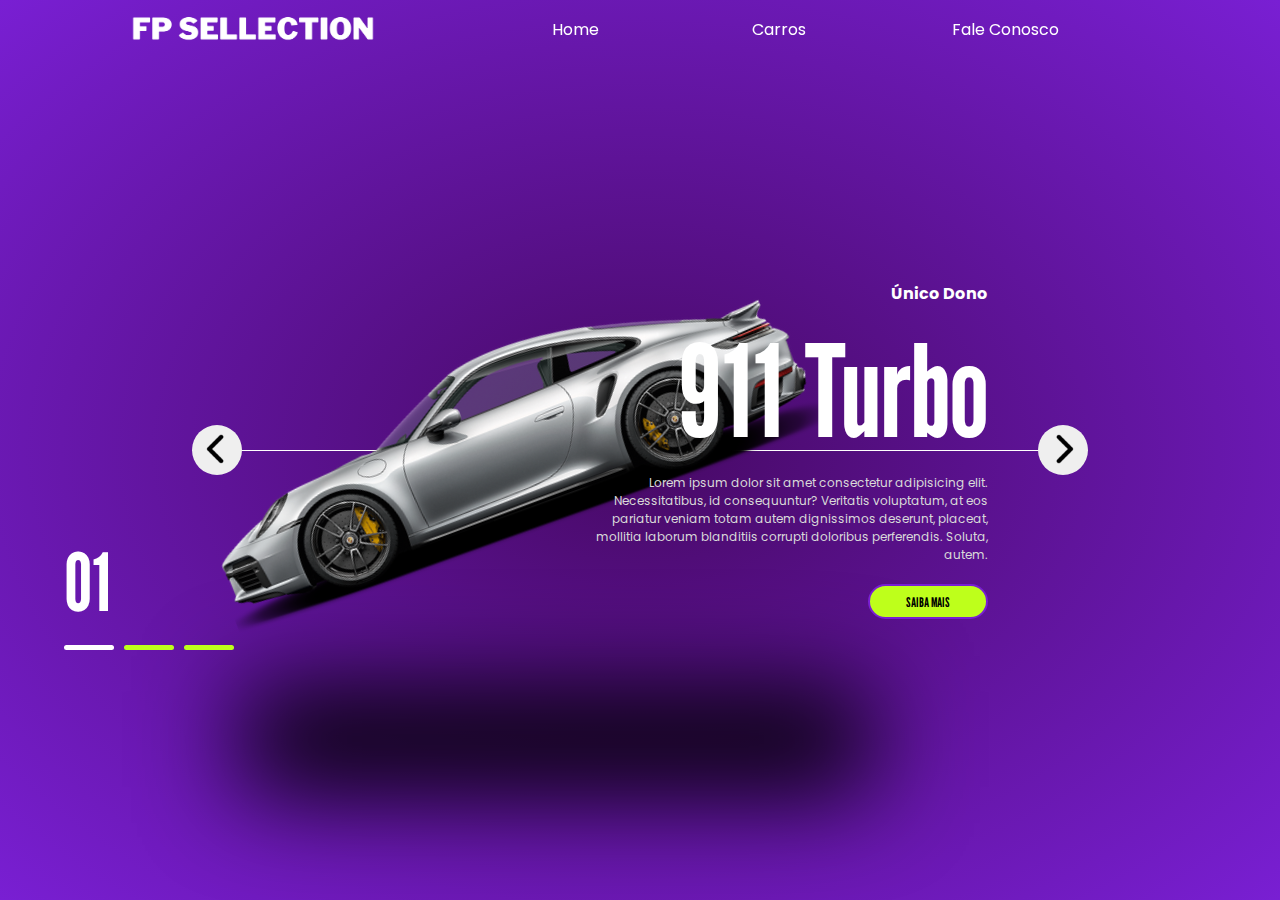
<file: Coisas Desnecessárias/SITE CARROS/index.html>
<!DOCTYPE html>
<html lang="pt-br">

<head>

<!-- Google tag (gtag.js) -->
<script async src="https://www.googletagmanager.com/gtag/js?id=G-KR0H8CM0FT"></script>
<script>
  window.dataLayer = window.dataLayer || [];
  function gtag(){dataLayer.push(arguments);}
  gtag('js', new Date());

  gtag('config', 'G-KR0H8CM0FT');
</script>
    <!-- Fim do Google Analytics -->

    <meta charset="UTF-8">
    <meta name="viewport" content="width=device-width, initial-scale=1.0">

    <link rel="preconnect" href="https://fonts.googleapis.com">
    <link rel="preconnect" href="https://fonts.gstatic.com" crossorigin>
    <link rel="preconnect" href="https://fonts.googleapis.com">
    <link rel="preconnect" href="https://fonts.gstatic.com" crossorigin>

    <link
        href="https://fonts.googleapis.com/css2?family=League+Gothic&family=Poppins:ital,wght@0,100;0,200;0,300;0,400;0,500;0,600;0,700;0,800;0,900;1,100;1,200;1,300;1,400;1,500;1,600;1,700;1,800;1,900&display=swap"
        rel="stylesheet">

    <link rel="stylesheet" href="styles.css">
    <title>FP Sellection</title>
</head>

<body>
    <header>
        <img src="./img/logo.png" alt="logo fp">
        <nav>
            <ul>
                <li>Home</li>
                <li>Carros</li>
                <li>Fale Conosco</li>
            </ul>
        </nav>
    </header>

    <section class="container">
        <div class="list">

            <div class="item active">
                <div class="car-img">
                    <img src="./img/1.png" alt="imagem carro">
                </div>
                <div class="content">
                    <p class="car-information">Único Dono</p>
                    <h2>911 Turbo</h2>
                    <p class="description">
                        Lorem ipsum dolor sit amet consectetur adipisicing elit. Necessitatibus, id consequuntur?
                        Veritatis voluptatum, at eos pariatur veniam totam autem dignissimos deserunt, placeat, mollitia
                        laborum blanditiis corrupti doloribus perferendis. Soluta, autem.
                    </p>
                    <button class="information">Saiba Mais</button>
                </div>
            </div>

            <div class="item">
                <div class="car-img">
                    <img src="./img/2.png" alt="imagem carro">
                </div>
                <div class="content">
                    <p class="car-information">Conversível</p>
                    <h2>Ferrari</h2>
                    <p class="description">
                        Lorem ipsum dolor sit amet consectetur adipisicing elit. Necessitatibus, id consequuntur?
                        Veritatis voluptatum, at eos pariatur veniam totam autem dignissimos deserunt, placeat, mollitia
                        laborum blanditiis corrupti doloribus perferendis. Soluta, autem.
                    </p>
                    <button class="information">Saiba Mais</button>
                </div>
            </div>

            <div class="item">
                <div class="car-img">
                    <img src="./img/3.png" alt="imagem carro">
                </div>
                <div class="content">
                    <p class="car-information">2015</p>
                    <h2>Lamborghini</h2>
                    <p class="description">
                        Lorem ipsum dolor sit amet consectetur adipisicing elit. Necessitatibus, id consequuntur?
                        Veritatis voluptatum, at eos pariatur veniam totam autem dignissimos deserunt, placeat, mollitia
                        laborum blanditiis corrupti doloribus perferendis. Soluta, autem.
                    </p>
                    <button class="information">Saiba Mais</button>
                </div>
            </div>

        </div>

        <div class="arrows">
            <button id="prev"><img src="./img/arrow.png" alt="seta esquerda"></button>
            <button id="next"><img src="./img/arrow.png" alt="seta direita"></button>
        </div>

        <div class="indicators">
            <div class="number">01</div>
            <ul>
                <li class="active"></li>
                <li></li>
                <li></li>
            </ul>
        </div>

    </section>

    <script src="./scripts.js"></script>
</body>

</html>
</file>
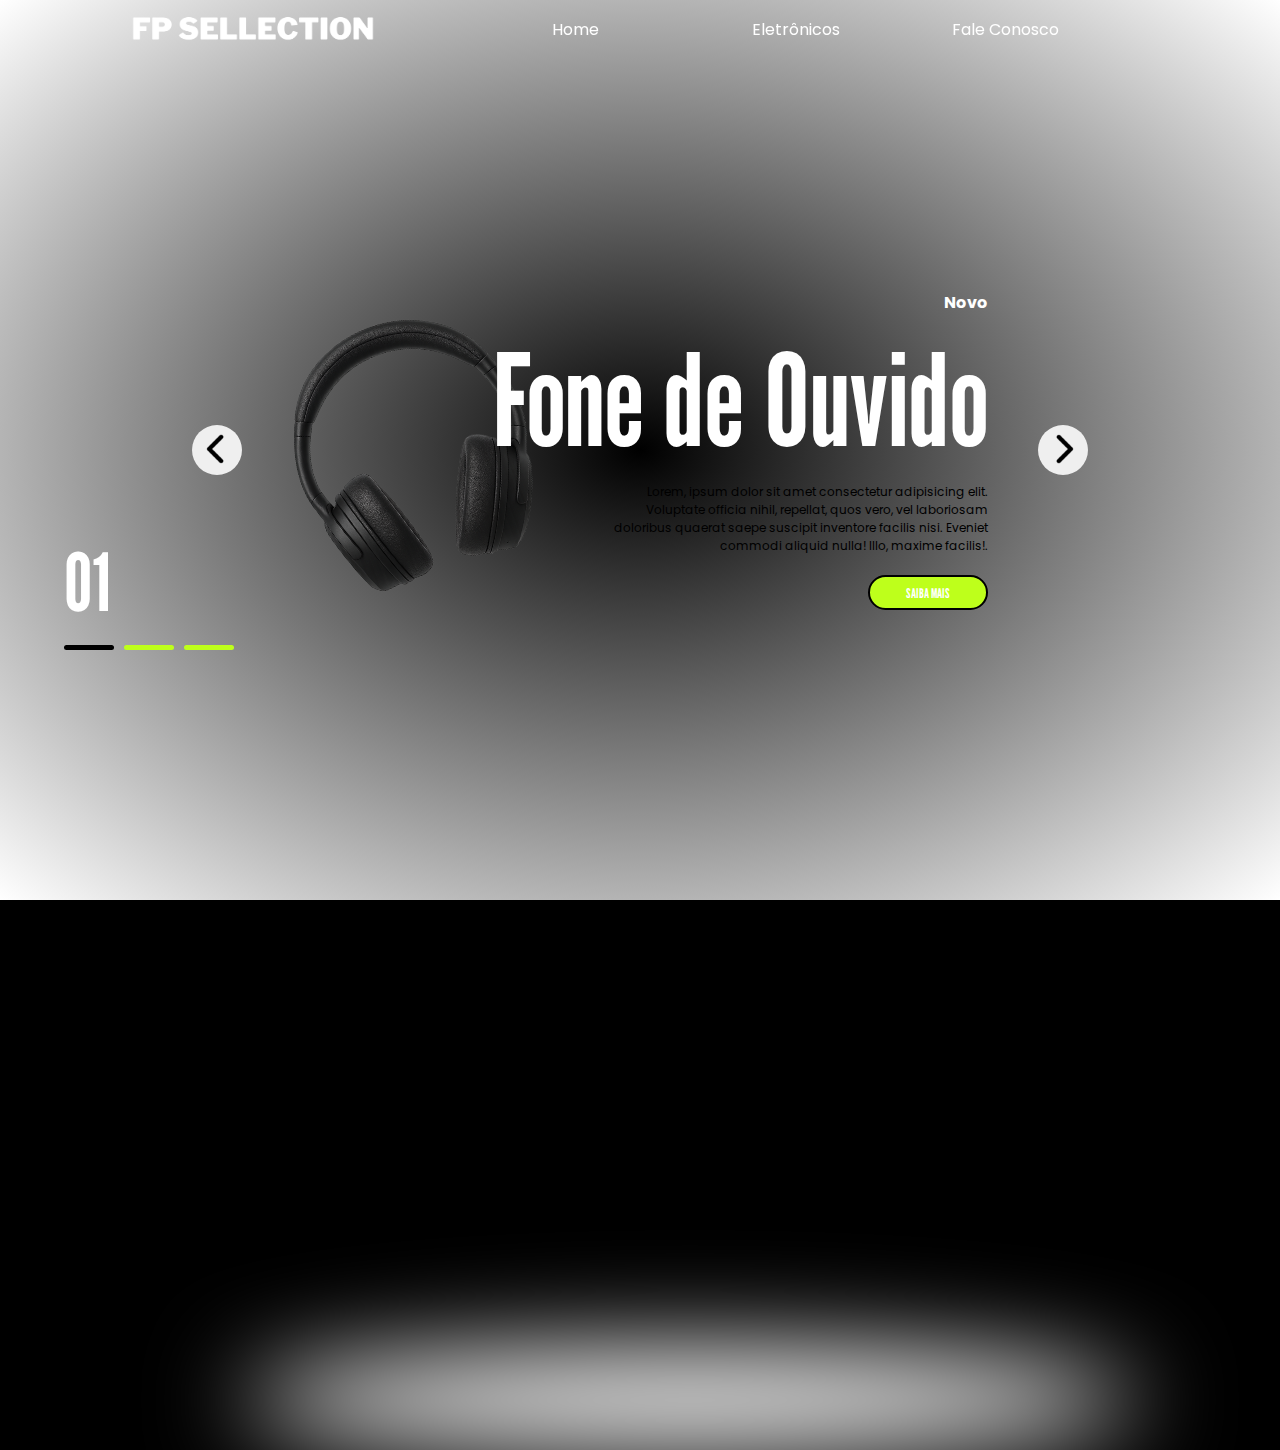
<file: Coisas Desnecessárias/SITE ELETRÔNICOS/index.html>
<!DOCTYPE html>
<html lang="pt-br">

<head>
    <meta charset="UTF-8">
    <meta name="viewport" content="width=device-width, initial-scale=1.0">
    <link rel="preconnect" href="https://fonts.googleapis.com">
    <link rel="preconnect" href="https://fonts.gstatic.com" crossorigin>
    <link href="https://fonts.googleapis.com/css2?family=League+Gothic&family=Poppins:wght@300;400;500;600;700&display=swap" rel="stylesheet">
    <link rel="stylesheet" href="styles.css">
    <title>FP Sellection Eletronics</title>
</head>

<body>
    <header>
        <img src="./img/logo.png" alt="logo fp">
        <nav>
            <ul>
                <li>Home</li>
                <li>Eletrônicos</li>
                <li>Fale Conosco</li>
            </ul>
        </nav>
    </header>

    <section class="container">
        <div class="list">

            <div class="item active">
                <div class="ele-img">
                    <img src="./img/1.png" alt="">
                </div>
                <div class="content">
                    <p class="ele-information">Novo</p>
                    <h2>Fone de Ouvido</h2>
                    <p class="description">Lorem, ipsum dolor sit amet consectetur adipisicing elit. Voluptate officia nihil, repellat, quos vero, vel laboriosam doloribus quaerat saepe suscipit inventore facilis nisi. Eveniet commodi aliquid nulla! Illo, maxime facilis!.</p>
                    <button class="information">Saiba Mais</button>
                </div>
            </div>

            <div class="item">
                <div class="ele-img iphone-img">
                    <img src="./img/2.png" alt="">
                </div>
                <div class="content">
                    <p class="ele-information">Novo</p>
                    <h2>Iphone 16 Pro Max</h2>
                    <p class="description">Lorem ipsum dolor sit amet consectetur adipisicing elit. Sint blanditiis ab necessitatibus praesentium molestias consequuntur iusto maiores, aperiam ullam inventore enim quibusdam illo vel voluptatum laborum pariatur excepturi eaque nesciunt!</p>
                    <button class="information">Saiba Mais</button>
                </div>
            </div>

            <div class="item">
                <div class="ele-img iphone-img">
                    <img src="./img/3.png" alt="">
                </div>
                <div class="content">
                    <p class="ele-information">Novo</p>
                    <h2>Iphone 15</h2>
                    <p class="description">Lorem ipsum dolor sit amet consectetur adipisicing elit. Dolore, ad quia adipisci laboriosam in ipsam? Mollitia, voluptatibus! Consectetur officia totam consequatur illo quae odio reprehenderit alias aspernatur? Debitis, hic earum!.</p>
                    <button class="information">Saiba Mais</button>
                </div>
            </div>

        </div>

        <div class="arrows">
            <button id="prev"><img src="./img/arrow.png"></button>
            <button id="next"><img src="./img/arrow.png"></button>
        </div>

        <div class="indicators">
            <div class="number">01</div>
            <ul>
                <li class="active"></li>
                <li></li>
                <li></li>
            </ul>
        </div>
    </section>

    <script src="./scripts.js"></script>

</body>
</html>
</file>
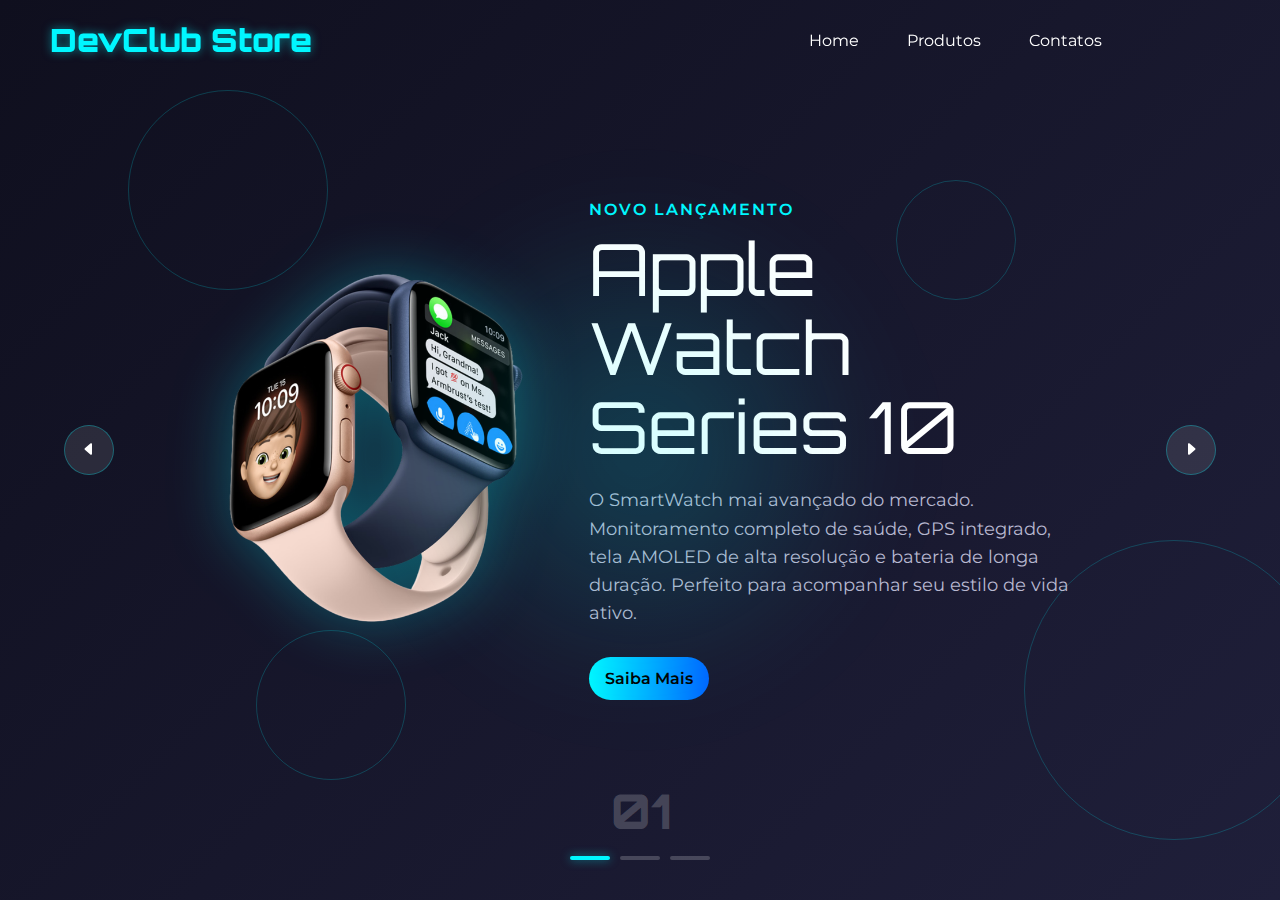
<file: Coisas Desnecessárias/SITES/DevClub Store/index.html>
<!DOCTYPE html>
<html lang="pt-br">

<head>
    <meta charset="UTF-8">
    <meta name="viewport" content="width=device-width, initial-scale=1.0">
    <link rel="preconnect" href="https://fonts.googleapis.com">
    <link rel="preconnect" href="https://fonts.gstatic.com" crossorigin>
    <link
        href="https://fonts.googleapis.com/css2?family=Montserrat:ital,wght@0,100..900;1,100..900&family=Orbitron:wght@400..900&display=swap"
        rel="stylesheet">
    <link rel="stylesheet" href="styles.css">
    <title>DevClub Store</title>
</head>

<body>
    <header>
        <div class="logo">DevClub Store</div>
        <nav>
            <ul>
                <li>Home</li>
                <li>Produtos</li>
                <li>Contatos</li>
            </ul>
        </nav>
    </header>

    <main class="container">
        <div class="tech-circle">
            <div class="circle"></div>
            <div class="circle"></div>
            <div class="circle"></div>
            <div class="circle"></div>
        </div>

        <div class="list">
            <div class="item active">
                <div class="product-img">
                    <img src="./img/apple-watch.png" alt="Apple Watch">
                </div>
                <div class="content">
                    <p class="product-tag">Novo Lançamento</p>
                    <p class="product-name">Apple Watch Series 10</p>
                    <p class="description">
                        O SmartWatch mai avançado do mercado. Monitoramento completo de saúde, GPS integrado, tela
                        AMOLED de alta resolução e bateria de longa duração. Perfeito para acompanhar seu estilo de vida
                        ativo.
                    </p>
                    <button class="btn">Saiba Mais</button>
                </div>

            </div>

            <div class="item">
                <div class="product-img">
                    <img src="./img/air-pods.png" alt="Air Pods Max ">
                </div>
                <div class="content">
                    <p class="product-tag">Som Premium</p>
                    <p class="product-name">Air Pods Max</p>
                    <p class="description">
                        Experimente o som em sua forma mais pura. Cancelamento de ruído adaptativo, qualidade de áudio
                        excepcional e design ergonômico para o máximo conforto. Sua música nunca soou tão bem.
                    </p>
                    <button class="btn">Saiba Mais</button>
                </div>
            </div>

            <div class="item">
                <div class="product-img">
                    <img src="./img/vision-pro.png" alt="Vision Pro">
                </div>
                <div class="content">
                    <p class="product-tag">Alta Performace</p>
                    <p class="product-name">Vision Pro</p>
                    <p class="description">
                        Realidade aumentada imersiva com o Apple Vision Pro: Inovação ao alcance aos olhos.
                    </p>
                    <button class="btn">Saiba Mais</button>
                </div>
            </div>

        </div>

        <div class="arrows">
            <button class="arrow-btn" id="prev">
                <svg xmlns="http://www.w3.org/2000/svg" width="16" height="16" fill="#fff"
                    class="bi bi-caret-left-fill" viewBox="0 0 16 16">
                    <path
                        d="m3.86 8.753 5.482 4.796c.646.566 1.658.106 1.658-.753V3.204a1 1 0 0 0-1.659-.753l-5.48 4.796a1 1 0 0 0 0 1.506z" />
                </svg>
            </button>
            <button class="arrow-btn" id="next">
                <svg xmlns="http://www.w3.org/2000/svg" width="16" height="16" fill="#fff"
                    class="bi bi-caret-right-fill" viewBox="0 0 16 16">
                    <path
                        d="m12.14 8.753-5.482 4.796c-.646.566-1.658.106-1.658-.753V3.204a1 1 0 0 1 1.659-.753l5.48 4.796a1 1 0 0 1 0 1.506z" />
                </svg>
            </button>
        </div>

        <div class="indicators">
            <div class="numbers">01</div>
            <div class="dots">
                <div class="dot active"></div>
                <div class="dot"></div>
                <div class="dot"></div>

            </div>
        </div>
    </main>
</body>
<script src="./scripts.js"></script>

</html>
</file>
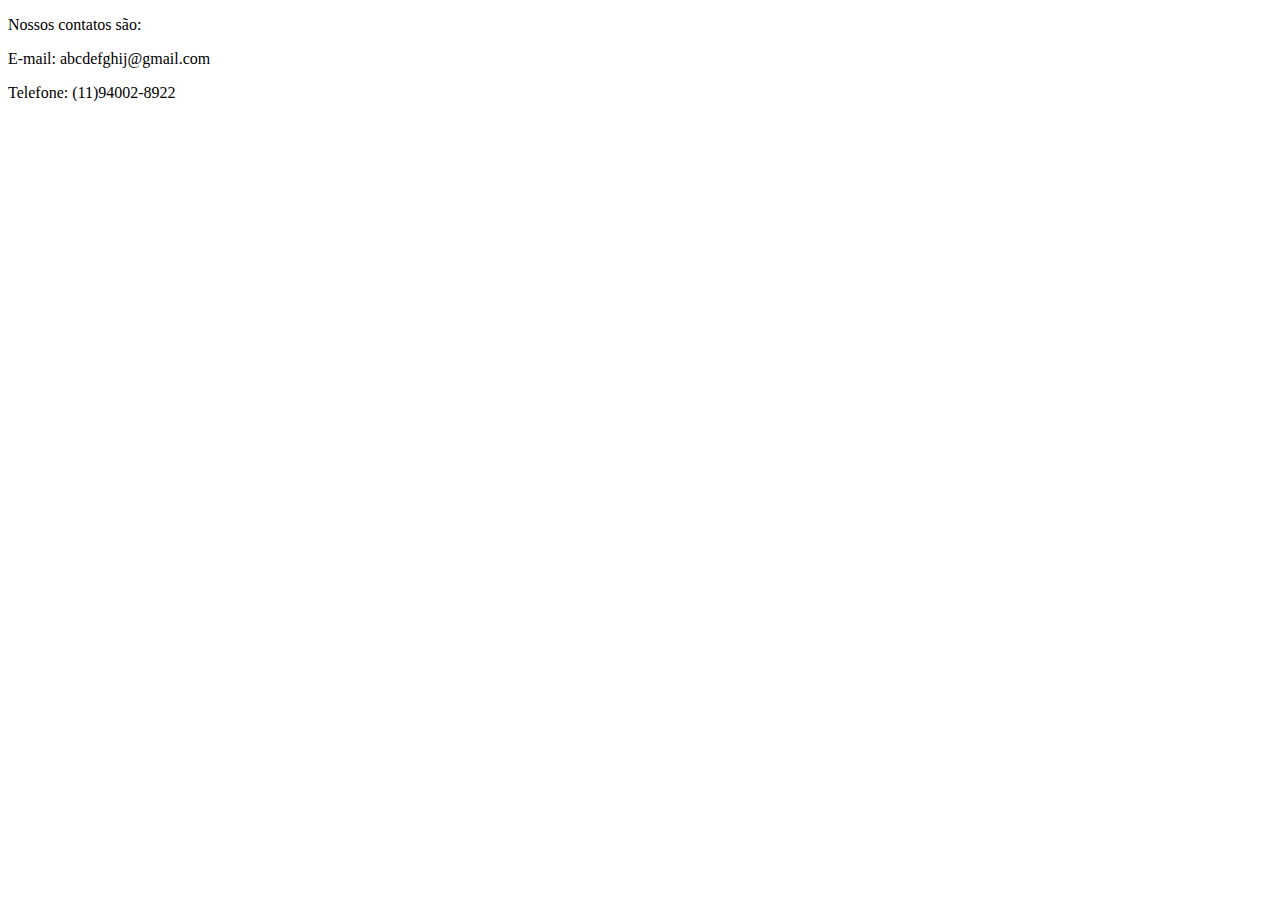
<file: Coisas Desnecessárias/template/contatos.html>
<!DOCTYPE html>
<html lang="en">
<head>
    <meta charset="UTF-8">
    <title>Contatos</title>
</head>
<body>
    <p>Nossos contatos são:</p>
    <p>E-mail: abcdefghij@gmail.com</p>
    <p>Telefone: (11)94002-8922</p>
</body>
</html>
</file>
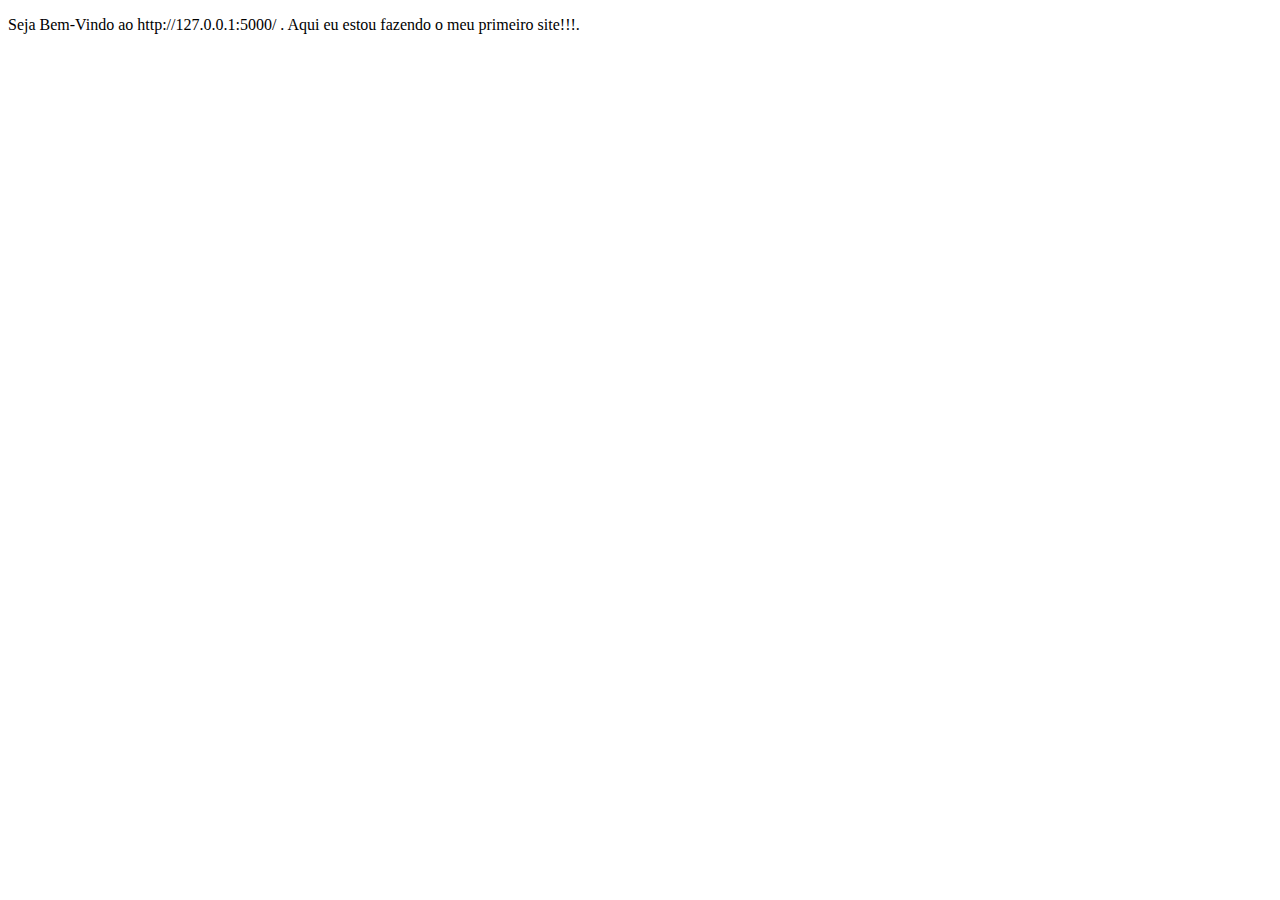
<file: Coisas Desnecessárias/template/homepage.html>
<!DOCTYPE html>
<html lang="en">
<head>
    <meta charset="UTF-8">
    <title>Homepage</title>
</head>
<body>
    <p>Seja Bem-Vindo ao http://127.0.0.1:5000/ . Aqui eu estou fazendo o meu primeiro site!!!.</p>
</body>
</html>
</file>
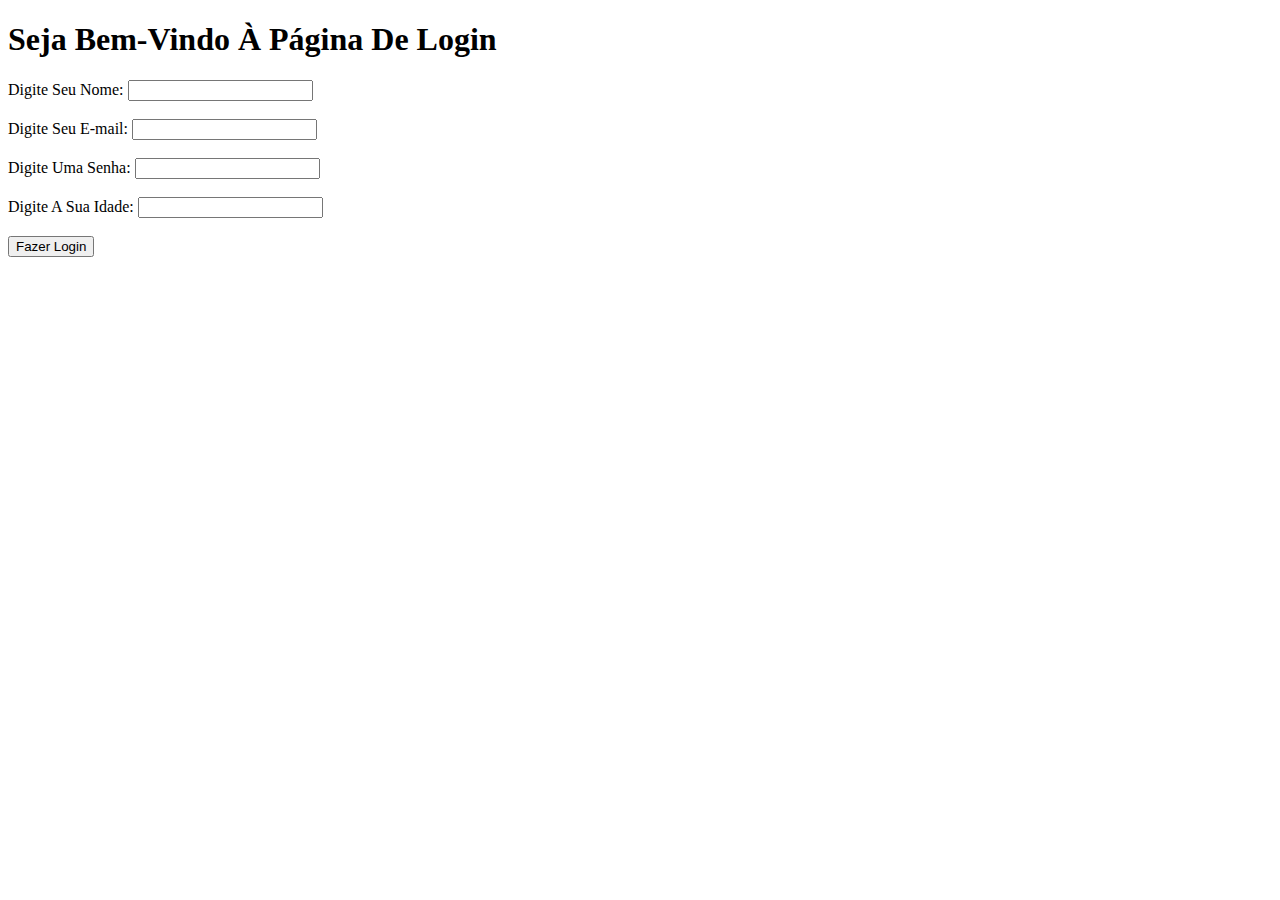
<file: Coisas Desnecessárias/Site Sem Uso/templates/Login.html>
<!DOCTYPE html>
<html lang="pt-br">
<head>
    <meta charset="UTF-8">
    <title>Login</title>
</head>
<body>
    <h1>Seja Bem-Vindo À Página De Login</h1>

    <form action="/Usuarios" method="POST">
        <!-- Nome do usuário -->
        <label for="usuario">Digite Seu Nome:</label>
        <input type="text" id="usuario" name="usuario" required><br><br>

        <!-- E-mail -->
        <label for="email">Digite Seu E-mail:</label>
        <input type="email" id="email" name="email" required><br><br>

        <!-- Senha -->
        <label for="senha">Digite Uma Senha:</label>
        <input type="password" id="senha" name="senha" required><br><br>

        <!-- Idade -->
        <label for="idade">Digite A Sua Idade:</label>
        <input type="number" id="idade" name="idade" required><br><br>

        <button type="submit">Fazer Login</button>
    </form>
</body>
</html>
</file>
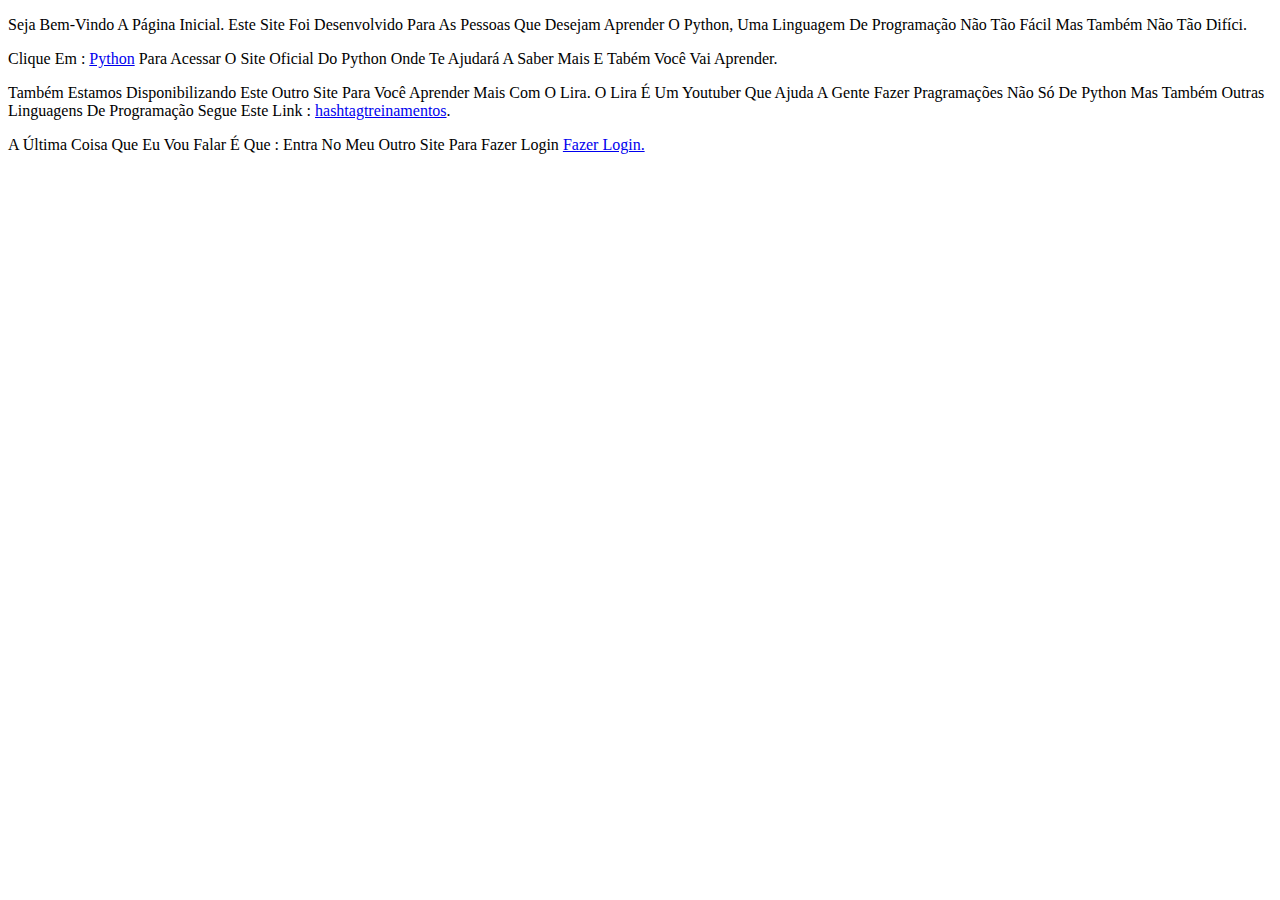
<file: Coisas Desnecessárias/Site Sem Uso/templates/PaginaInicial.html>
<!DOCTYPE html>
<html lang="en">
<head>
    <meta charset="UTF-8">
    <title>PaginaInicial</title>
</head>
<body>
    <p>Seja Bem-Vindo A Página Inicial. Este Site Foi Desenvolvido Para As Pessoas Que Desejam Aprender O Python, Uma Linguagem De Programação Não Tão Fácil Mas Também Não Tão Difíci.</p>
    <p>Clique Em : <a href="https://www.python.org/">Python</a> Para Acessar O Site Oficial Do Python Onde Te Ajudará A Saber Mais E Tabém Você Vai Aprender.</p>
    <p>Também Estamos Disponibilizando Este Outro Site Para Você Aprender Mais Com O Lira. O Lira É Um Youtuber Que Ajuda A Gente Fazer Pragramações Não Só De Python Mas Também Outras Linguagens De Programação Segue Este Link : <a href="https://www.hashtagtreinamentos.com/curso-python">hashtagtreinamentos</a></a>.</p>
    <p>A Última Coisa Que Eu Vou Falar É Que : Entra No Meu Outro Site Para Fazer Login <a href="http://127.0.0.1:5000/Login">Fazer Login.</a></p>
</body>
</html>
</file>
<file: Coisas Desnecessárias/SITE CARROS/styles.css>
* {
    margin: 0;
    padding: 0;
    box-sizing: border-box;
    list-style: none;
    font-family: "Poppins", sans-serif;
}

body {
    background-color: #000;
    color: #fff;
    font-size: 16px;
    overflow: hidden;
}

header {
    position: fixed;
    width: 80vw;
    left: 50%;
    transform: translateX(-50%);
    display: grid;
    align-items: center;
    grid-template-columns: 1fr 600px;
    gap: 100px;
    z-index: 2;

    & img {
        width: 250px;


    }

    & nav {
        & ul {
            display: grid;
            grid-template-columns: repeat(3, 200px);

        }

    }
}

section {
    background-image: radial-gradient(#470964, #791fd3);
    height: 100vh;
    position: relative;

    & .list {    
        width: 70vw;
        height: 100%;
        margin: auto;
        position: relative;

        & .item {
            position: absolute;
            inset: 0;

            & .car-img {
                position: absolute;
                top: 50%;
                transform: translateY(-50%);
                width: 70%;

                & img {
                    width: 100%;
                    transform: rotate(-30deg);
                }

                &::before {
                    content: '';
                    position: absolute;
                    background-color: #000;
                    width: 100%;
                    height: 100px;
                    top: 150%;
                    left: 50px;
                    border: 50%;
                    filter: blur(50px);
                }
            }

            & .content {
                position: absolute;
                right: 100px;
                width: 70%;
                height: 100%;
                display: flex;
                flex-direction: column;
                justify-content: center;
                align-items: end;
                gap: 20px;

                & .car-information {
                    font-weight: bold;
                }

                & h2 {
                    font-size: 8em;
                    line-height: 1em;
                    font-family: "League Gothic", sans-serif;
                }

                & .description {
                    color: #d9d9d9;
                    font-size: 12px;
                    text-align: right;
                    max-width: 400px;
                }

                & .information {
                    border-radius: 30px;
                    height: 35px;
                    width: 120px;
                    text-transform: uppercase;
                    border: 2px solid #791fd3;
                    background-color: #beff1b;
                    color: #000;
                    cursor: pointer;
                    font-weight: bold;
                    font-family: "League Gothic", sans-serif;
                }
            }
        }

        &::before {
            content: '';
            position: absolute;
            height: 200px;
            width: 100%;
            top: 50%;
            border-top: 1px solid #fff;
        }
    }

    .arrows {
        width: 70vw;
        position: absolute;
        top: 50%;
        left: 50%;
        transform: translate(-50%, -25px);
        display: flex;
        justify-content: space-between;

        & button:nth-child(1) {
            & img {
                transform: scale(-1);
            }
        }

        & button {
            top: 60%;
            width: 50px;
            height: 50px;
            border-radius: 50%;
            border: none;
            cursor: pointer;

            & img {
                width: 30px;
                margin-top: 4px;
                cursor: pointer;
            }

            &:hover {
                background-color: #beff1b;
            }
        }
    }

    .indicators {
        position: absolute;
        top: 50%;
        left: 50%;
        transform: translateX(-50%);
        height: 200px;
        width: 90vw;
        display: flex;
        flex-direction: column;
        justify-content: end;
        gap: 15px;

        & .number {
            font-size: 5em;
            font-family: "League Gothic", sans-serif;

        }

        & ul {
            display: flex;
            gap: 10px;

            & li {
                width: 50px;
                height: 5px;
                background-color: #beff1b;
                border-radius: 5px;
                transition: 0.5s;
            }

            & .active {
                background-color: #fff;
            }
        }
    }

}

.arrows {
    & button {
        & img {
            width: 100px;
        }
    }
}

section {

    & .list {
    --calculation: 1;

        & .item {
            transform: translateX(calc(100vw * var( --calculation)));
            transition: 0.5s;
            opacity: 0;

            & .car-img {
                & img {
                    transform: rotate(0);
                    transition: 0.5s;
                    transition-delay: 0.3s;
                }
            }

            & .content {


                & .car-information,
                h2,
                .description,
                .information {
                    transform: translateX(calc(200px * var( --calculation)));
                    transition: 0.7s;
                    transition-delay: 0.3s;
                    opacity: 0;
                }

                & h2 {
                    transition-delay: 0.5s;
                }

                & .description {
                    transition-delay: 0.7s;
                }

                & .information {
                    transition-delay: 0.9s;
                }

            }
        }

& .active {
    transform: translateX(0);
    transition: 0.5s;
    opacity: 1;

    & .car-img img {
        transform: rotate(-20deg);
    }

    & .content .car-information,
    & .content h2,
    & .content .description,
    & .content .information {
        transform: translateX(0);
        opacity: 1;
            }
        }
    }
}
</file>
<file: Coisas Desnecessárias/SITE ELETRÔNICOS/styles.css>
* {
    margin: 0;
    padding: 0;
    box-sizing: border-box;
    list-style: none;
    font-family: "Poppins", sans-serif;
}

body {
    background-color: #000;
    color: #fff;
    font-size: 16px;
    overflow: hidden;
}

header {
    position: fixed;
    width: 80vw;
    left: 50%;
    transform: translateX(-50%);
    display: grid;
    align-items: center;
    grid-template-columns: 1fr 600px;
    gap: 100px;
    z-index: 2;
}

header img {
    width: 250px;
}

header nav ul {
    display: grid;
    grid-template-columns: repeat(3, 200px);
}

section {
    background-image: radial-gradient(#000, #fff);
    height: 100vh;
    position: relative;
}

section .list {
    width: 70vw;
    height: 100%;
    margin: auto;
    position: relative;
}

/* TAMANHO EXCLUSIVO DO IPHONE */
.iphone-img {
    width: 30%;
    max-width: 300px;
}

.iphone-img img {
    width: 100%;
    height: auto;
    transform: rotate(0deg);
}

section .list .item {
    position: absolute;
    inset: 0;
}

section .list .item .ele-img {
    position: absolute;
    top: 50%;
    transform: translateY(-50%);
    width: 50%;
}

section .list .item .ele-img img {
    width: 100%;
    transform: rotate(-30deg);
}

section .list::before {
    content: '';
    position: absolute;
    background-color: #fff;
    width: 100%;
    height: 100px;
    top: 150%;
    left: 50px;
    border-radius: 50%;
    filter: blur(50px);
}

section .list .item .content {
    position: absolute;
    right: 100px;
    width: 70%;
    height: 100%;
    display: flex;
    flex-direction: column;
    justify-content: center;
    align-items: end;
    gap: 20px;
}

section .list .item .content .ele-information {
    font-weight: bold;
}

section .list .item .content h2 {
    font-size: 8em;
    line-height: 1em;
    font-family: "League Gothic", sans-serif;
}

section .list .item .content .description {
    color: #000;
    font-size: 12px;
    text-align: right;
    max-width: 400px;
}

section .list .item .content .information {
    border-radius: 30px;
    height: 35px;
    width: 120px;
    text-transform: uppercase;
    border: 2px solid #000;
    background-color: #beff1b;
    color: #fff;
    cursor: pointer;
    font-weight: bold;
    font-family: "League Gothic", sans-serif;
}

section .list {
    --calculation: 1;
}

section .list .item {
    transform: translateX(calc(100vw * var(--calculation)));
    transition: 0.5s;
    opacity: 0;
}

section .list .item .ele-img img {
    transition: 0.5s;
    transition-delay: 0.3s;
}

section .list .item .content * {
    transform: translateX(calc(200px * var(--calculation)));
    transition: 0.7s;
    transition-delay: 0.3s;
    opacity: 0;
}

section .list .active {
    transform: translateX(0);
    opacity: 1;
}

section .list .active .ele-img img {
    transform: rotate(-20deg);
}

section .list .active .content * {
    transform: translateX(0);
    opacity: 1;
}

.arrows {
    width: 70vw;
    position: absolute;
    top: 50%;
    left: 50%;
    transform: translate(-50%, -25px);
    display: flex;
    justify-content: space-between;
}

.arrows button {
    width: 50px;
    height: 50px;
    border-radius: 50%;
    border: none;
    cursor: pointer;
}

.arrows button img {
    width: 30px;
    margin-top: 4px;
}

.arrows button:nth-child(1) img {
    transform: scale(-1);
}

.arrows button:hover {
    background-color: #beff1b;
}

.indicators {
    position: absolute;
    top: 50%;
    left: 50%;
    transform: translateX(-50%);
    height: 200px;
    width: 90vw;
    display: flex;
    flex-direction: column;
    justify-content: end;
    gap: 15px;
}

.indicators .number {
    font-size: 5em;
    font-family: "League Gothic", sans-serif;
}

.indicators ul {
    display: flex;
    gap: 10px;
}

.indicators ul li {
    width: 50px;
    height: 5px;
    background-color: #beff1b;
    border-radius: 5px;
    transition: 0.5s;
}

.indicators ul .active {
    background-color: #000;
}
</file>
<file: Coisas Desnecessárias/SITES/DevClub Store/styles.css>
* {
    margin: 0;
    padding: 0;
    box-sizing: border-box;
    list-style: none;
    font-family: "Montserrat", sans-serif;
}

body {
    background-color: #0f0f1e;
    color: #fff;
    font-size: 16px;
    overflow: hidden;
}

header {
    position: fixed;
    width: 90vw;
    top: 0;
    padding: 20px 50px;
    display: flex;
    justify-content: space-between;
    align-items: center;
    z-index: 3;
}

.logo {
    font-family: "Orbitron", sans-serif;
    font-size: 2rem;
    font-weight: 900;
    color: #00f7ff;
    text-shadow: 0 0 10px rgba(0, 247, 255, 0.5);
}

header nav ul {
    display: flex;
    gap: 48px;
}

header nav ul li {
    cursor: pointer;
    position: relative;
    padding: 5px 0;
}

header nav ul li::after {
    content: '';
    position: absolute;
    left: 0;
    bottom: 0;
    width: 0;
    height: 2px;
    background-color: #00f7ff;
    transition: width 0.5s ease;
}

header nav ul li:hover::after {
    width: 100%;
}

.container {
    height: 100vh;
    position: relative;
    background: linear-gradient(135deg, #0f0f1e 0%, #1f1f3a 100%);
    overflow: hidden;
}

.container::before {
    content: '';
    position: absolute;
    width: 500px;
    height: 500px;
    border-radius: 50%;
    background: radial-gradient(circle, rgba(0, 247, 255, 0.2) 0%, rgba(15, 15, 30, 0) 70%);
    position: absolute;
    top: 50%;
    left: 50%;
    transform: translate(-50%, -50%);
    filter: blur(50px);
    z-index: 1;
    animation: pulse 2s infinite alternate;
}

@keyframes pulse {
    0% {
        opacity: 0.5;
        transform: translate(-50%, -50%) scale(0.8);

    }
    100% {
        opacity: 1;
        transform: translate(-50%, -50%) scale(2);
    }
}

.list {
    width: 80%;
    height: 100%;
    margin: 0 auto;
    position: relative;
}

.item{
    position: absolute;
    inset: 0;
    display: flex;
    justify-content: center;
    align-items: center;
    opacity: 0;

    /* ANIMAÇÃO */
    transform: translateX(100vw);
    transition: transform 0.7s ease-in-out, opacity 0.7s ease-in-out;
}

.active {
    opacity: 1;
    transform: translateX(0);
}

.product-img {
    width: 45%;
    height: 100%;
    display: flex;
    align-items: center;
    justify-content: center;
    position: relative;
    z-index: 2;
}

.product-img img {
    max-width: 80%;
    max-height: 60%;
    filter: drop-shadow(0 0 30px rgba(0, 247, 255, 0.3));

    /* Início da Animação */
    transform: translateX(400px);
    opacity: 0;
    transition: transform 0.6s ease, opacity 0.6s ease;
    transition-delay: 0.5s;
}

.active .product-img img {
    transform: translateX(0);
    opacity: 1;
}
    /* Fim da Animação */

.content {
    width: 55%;
    padding-right: 80px;
    display: flex;
    align-items: flex-start;
    justify-content: center;
    z-index: 2;
    flex-direction: column;
}

.product-tag {
    font-size: 1rem;
    text-transform: uppercase;
    color: #00f7ff;
    font-weight: 600;
    letter-spacing: 2px;
    margin-bottom: 10px;
}

.product-name {
    font-size: 4.5rem;
    font-family: "Orbitron", sans-serif;
    line-height: 1.1;
    margin-bottom: 20px;

    /* Início da Animação */
    transform: translateX(400px);
    opacity: 0;
    transition: transform 0.6s ease, opacity 0.6s ease;
    transition-delay: 0.5s;
}

.active .product-name {
    transform: translateX(0);
    opacity: 1;
}
    /* Fim da Animação */


.description {
    font-size: 1.1rem;
    color: #b8b8d0;
    line-height: 1.6;
    margin-bottom: 30px;
    max-width: 600px;

    /* Início da Animação */
    transform: translateX(400px);
    opacity: 0;
    transition: transform 0.6s ease, opacity 0.6s ease;
    transition-delay: 0.5s;
}

.active .description {
    transform: translateX(0);
    opacity: 1;
}
    /* Fim da Animação */

.btn {
    padding: 12px 16px;
    background: linear-gradient(90deg, #00f7ff, #0066ff);
    border-radius: 30px;
    color: #000;
    font-size: 1rem;
    font-weight: 600;
    cursor: pointer;
    border: none;
}

.arrows {
    position: absolute;
    width: 90%;
    display: flex;
    justify-content: space-between;
    top: 50%;
    left: 50%;
    transform: translate(-50%, -50%);
    z-index: 5;
}

.arrow-btn {
    width: 50px;
    height: 50px;
    border-radius: 50%;
    cursor: pointer;
    background-color: rgba(255, 255, 255, 0.1);
    border: 1px solid rgba(0, 247, 255, 0.3);
}

.arrow-btn:hover {
    background-color: rgba(0, 247, 255, 0.2);
    border-color: #00f7ff;
}

.indicators {
    position: absolute;
    bottom: 40px;
    left: 50%;
    transform: translateX(-50%);
    display: flex;
    flex-direction: column;
    align-items: center;
    gap: 15px;
    z-index: 5;
}

.numbers {
    font-family: "Orbitron", sans-serif;
    font-size: 3rem;
    font-weight: 800;
    color: rgba(255, 255, 255, 0.2);
}

.dots {
    display: flex;
    gap: 10px;
}

.dot {
    width: 40px;
    height: 4px;
    background-color: rgba(255, 255, 255, 0.2);
    border-radius: 2px;
}

.dot.active {
    background-color: #00f7ff;
    box-shadow: 0 0 10px rgba(0, 247, 255, 0.5);
}

.tech-circle {
    position: absolute;
    top: 0;
    left: 0;
    width: 100%;
    height: 100%;
    overflow: hidden;
}

.circle {
    position: absolute;
    border-radius: 50%;
    border: 1px solid rgba(0, 247, 255, 0.2);
}

.circle:nth-child(1){
    width: 200px;
    height: 200px;
    top: 10%;
    left: 10%;
}

.circle:nth-child(2){
    width: 300px;
    height: 300px;
    top: 60%;
    left: 80%;
}

.circle:nth-child(3){
    width: 150px;
    height: 150px;
    top: 70%;
    left: 20%;
}

.circle:nth-child(4){
    width: 120px;
    height: 120px;
    top: 20%;
    left: 70%;
}
</file>
